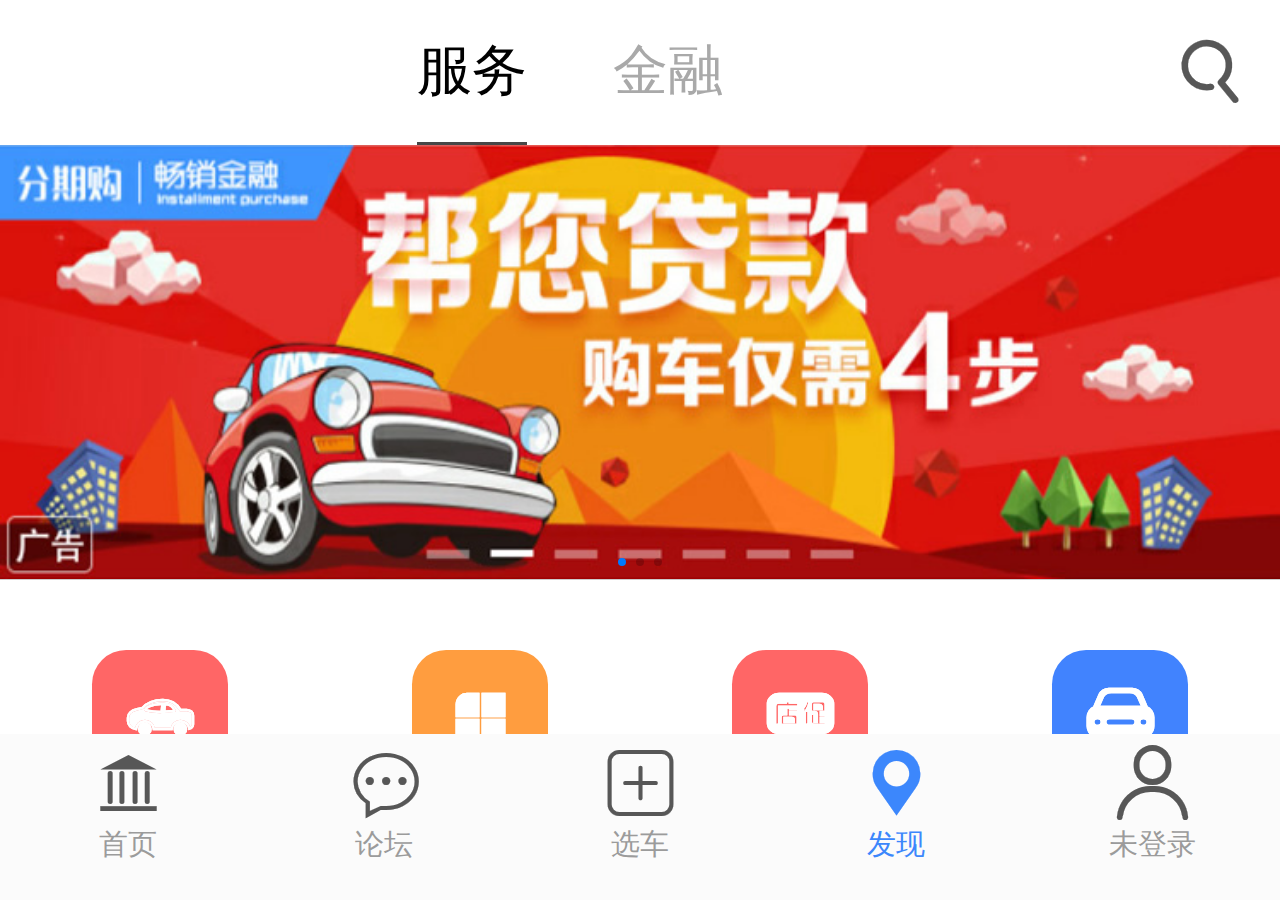
<file: coolcars111/index.html>
<!DOCTYPE html>
<html ng-app="app">
<head lang="en">
    <meta charset="UTF-8">
    <meta http-equiv="X-UA-Compatible" content="IE=edge,chrome=1" >
    <meta name="viewport" content="width=device-width,initial-scale=1, maximum-scale=1, minimum-scale=1, user-scalable=no">
    <meta name="format-detection" content="telphone=no, email=no" >
    <title></title>
    <link rel="stylesheet" href="css/style.css">
    <link rel="stylesheet" href="fonts/iconfont.css">
    <link rel="stylesheet" href="css/swiper-3.3.1.min.css">
    <script>
    	document.documentElement.style.fontSize=window.innerWidth/375*50+'px';
    </script>
</head>
<body ng-controller="main">
	<div class="box">
		<header>
			<div class="header">
				<i></i>
				<ul>
					<li ui-sref="one" ui-sref-active="libg">服务</li>
					<li ui-sref="two" ui-sref-active="libg">金融</li>
				</ul>
				<i class="iconfont">&#xe64f;</i>
			</div>
		</header>
		<main>
			<div class="imgs swiper-container">
				<ul class="swiper-wrapper">
					<li class="swiper-slide"><img src="img/c1.jpg" alt=""></li>
					<li class="swiper-slide"><img src="img/c1.jpg" alt=""></li>
					<li class="swiper-slide"><img src="img/c1.jpg" alt=""></li>
				</ul>
				<div class="swiper-pagination"></div>
			</div>
			<ui-view></ui-view>
		</main>
		<footer>
			<div class="footer">
				<dl ng-click="fn1()" ng-class="bools1">
					<dt><i class="iconfont">&#xe6df;</i></dt>
					<dd>首页</dd>
				</dl>
				<dl ng-click="fn2()" ng-class="bools2">
					<dt><i class="iconfont">&#xe664;</i></dt>
					<dd>论坛</dd>
				</dl>
				<dl ng-click="fn3()" ng-class="bools3">
					<dt><i class="iconfont">&#xe663;</i></dt>
					<dd>选车</dd>
				</dl>
				<dl ng-click="fn4()" ng-class="bools4">
					<dt><i class="iconfont">&#xe650;</i></dt>
					<dd>发现</dd>
				</dl>
				<dl ng-click="fn5()" ng-class="bools5">
					<dt><i class="iconfont">&#xe63f;</i></dt>
					<dd>未登录</dd>
				</dl>
			</div>
		</footer>
	</div>
</body>
<script src="js/jquery-1.8.3.js"></script>
<script src="js/swiper-3.4.2.min.js"></script>
<script src="js/iscroll.js"></script>

<script src="js/angular.min.js"></script>
<script src="js/angular-ui-router.js"></script>

<script src="app/app.js"></script>

<script src="server/ser1.js"></script>
<script src="server/ser2.js"></script>

<script src="controller/con1.js"></script>

<script src="directive/dir1.js"></script>
</html>
<script>
	var slide=new Swiper(".swiper-container",{
		direction:'horizontal',
		autoplay:2000,
		loop:true,
		pagination:'.swiper-pagination'
	})
	
	
	// 	var scroll=new IScroll('.harea',{
	// 		scrollbars:true,///////'custom'
	// 		fadeScrollbars:false,
	// 		scrollX:true,
	// 		scrollY:false
	// 	})

</script>
</file>
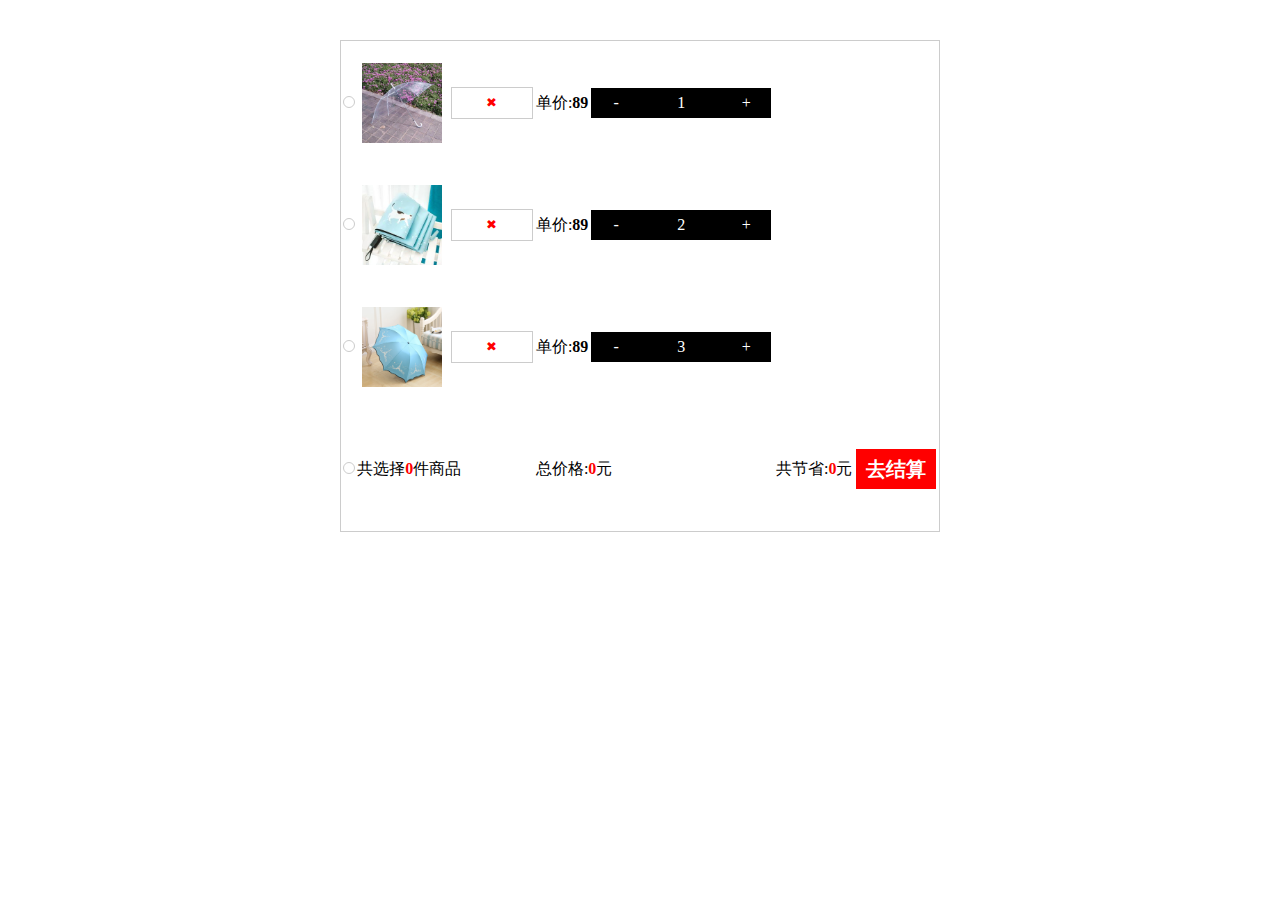
<file: shoppingcar/index.html>
<!DOCTYPE html>
<html lang="en" ng-app='app'>
<head>
	<meta charset="UTF-8">
	<title>Document</title>
	<link rel="stylesheet" href="css/style.css"/>
</head>
<body>
	<ui-view></ui-view>
</body>
<script src="js/jquery-1.8.3.js"></script>
<script src="js/angular.min.js"></script>
<script src="js/angular-ui-router.js"></script>

<script src="app/app.js"></script>

<script src="server/ser1.js"></script>
<script src="server/ser2.js"></script>

<script src="controller/con1.js"></script>
<script src="controller/con2.js"></script>

<script src="directive/dir1.js"></script>
</html>
</file>
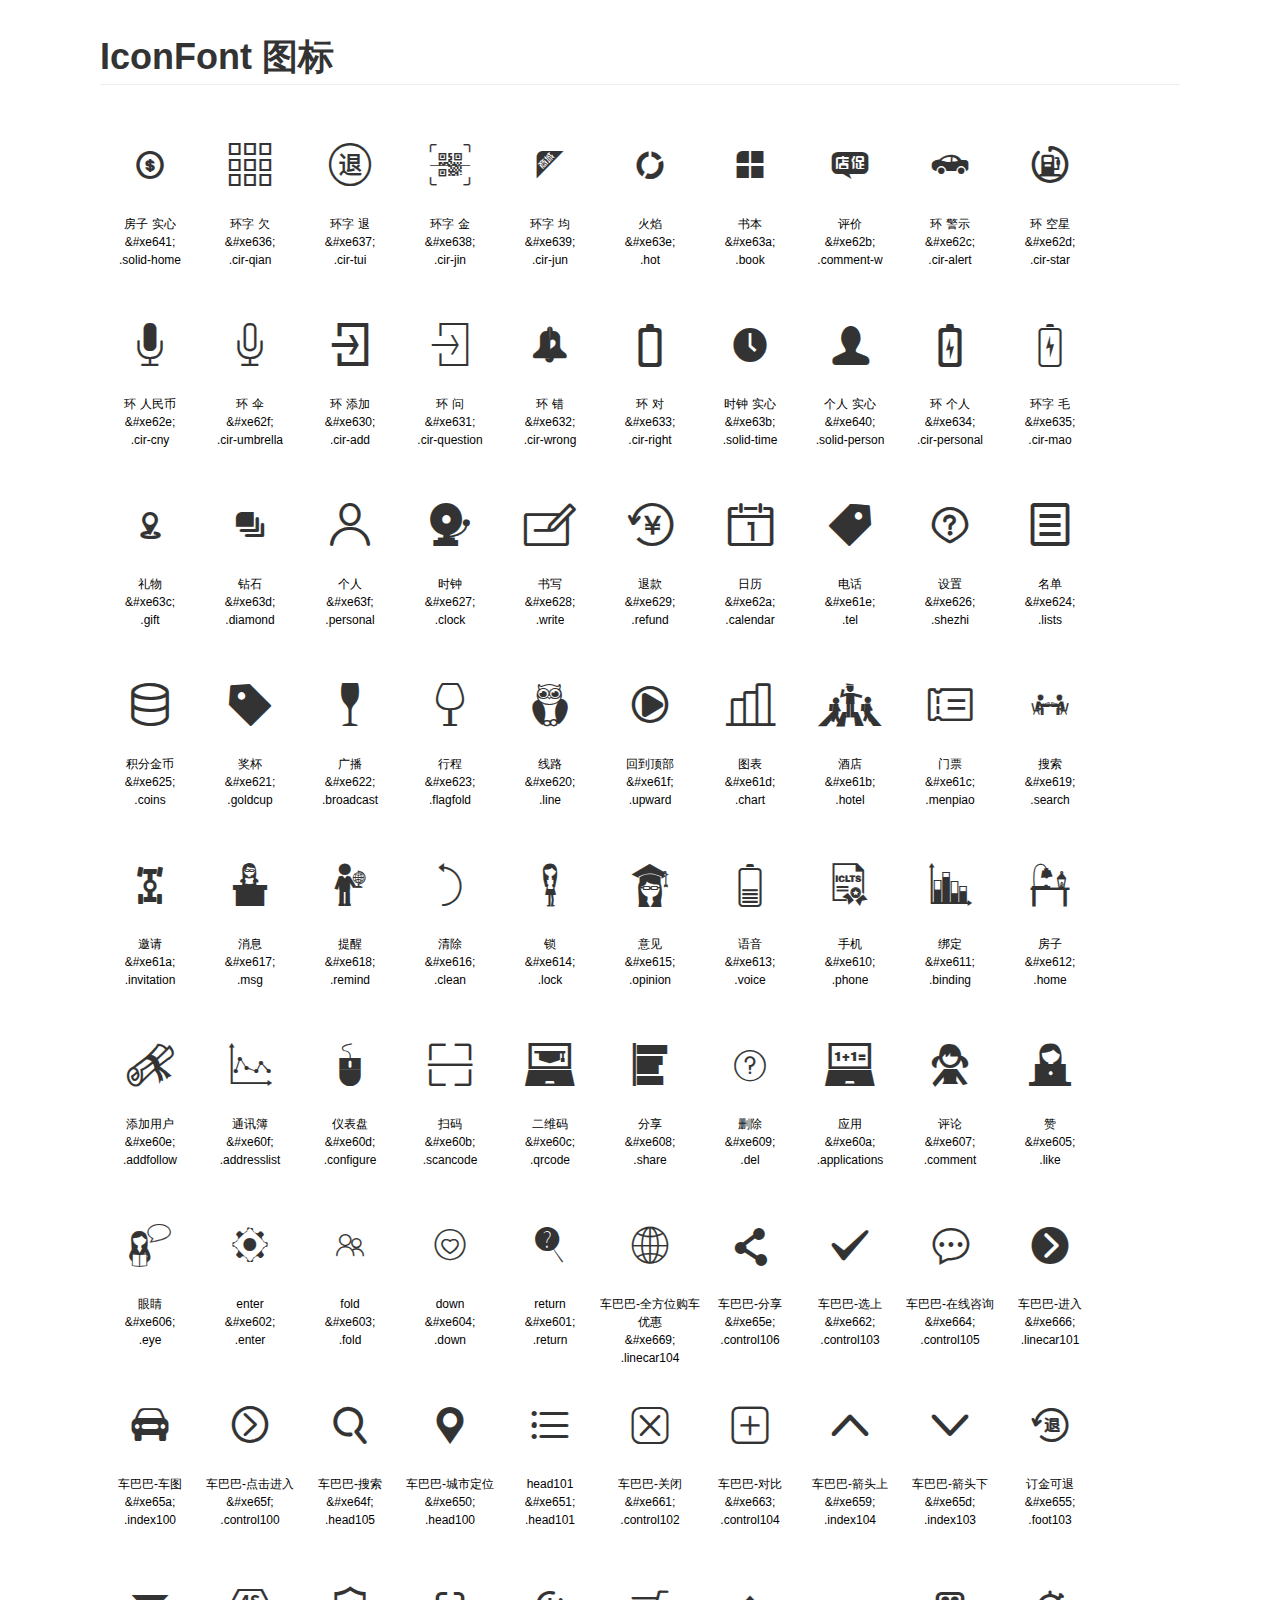
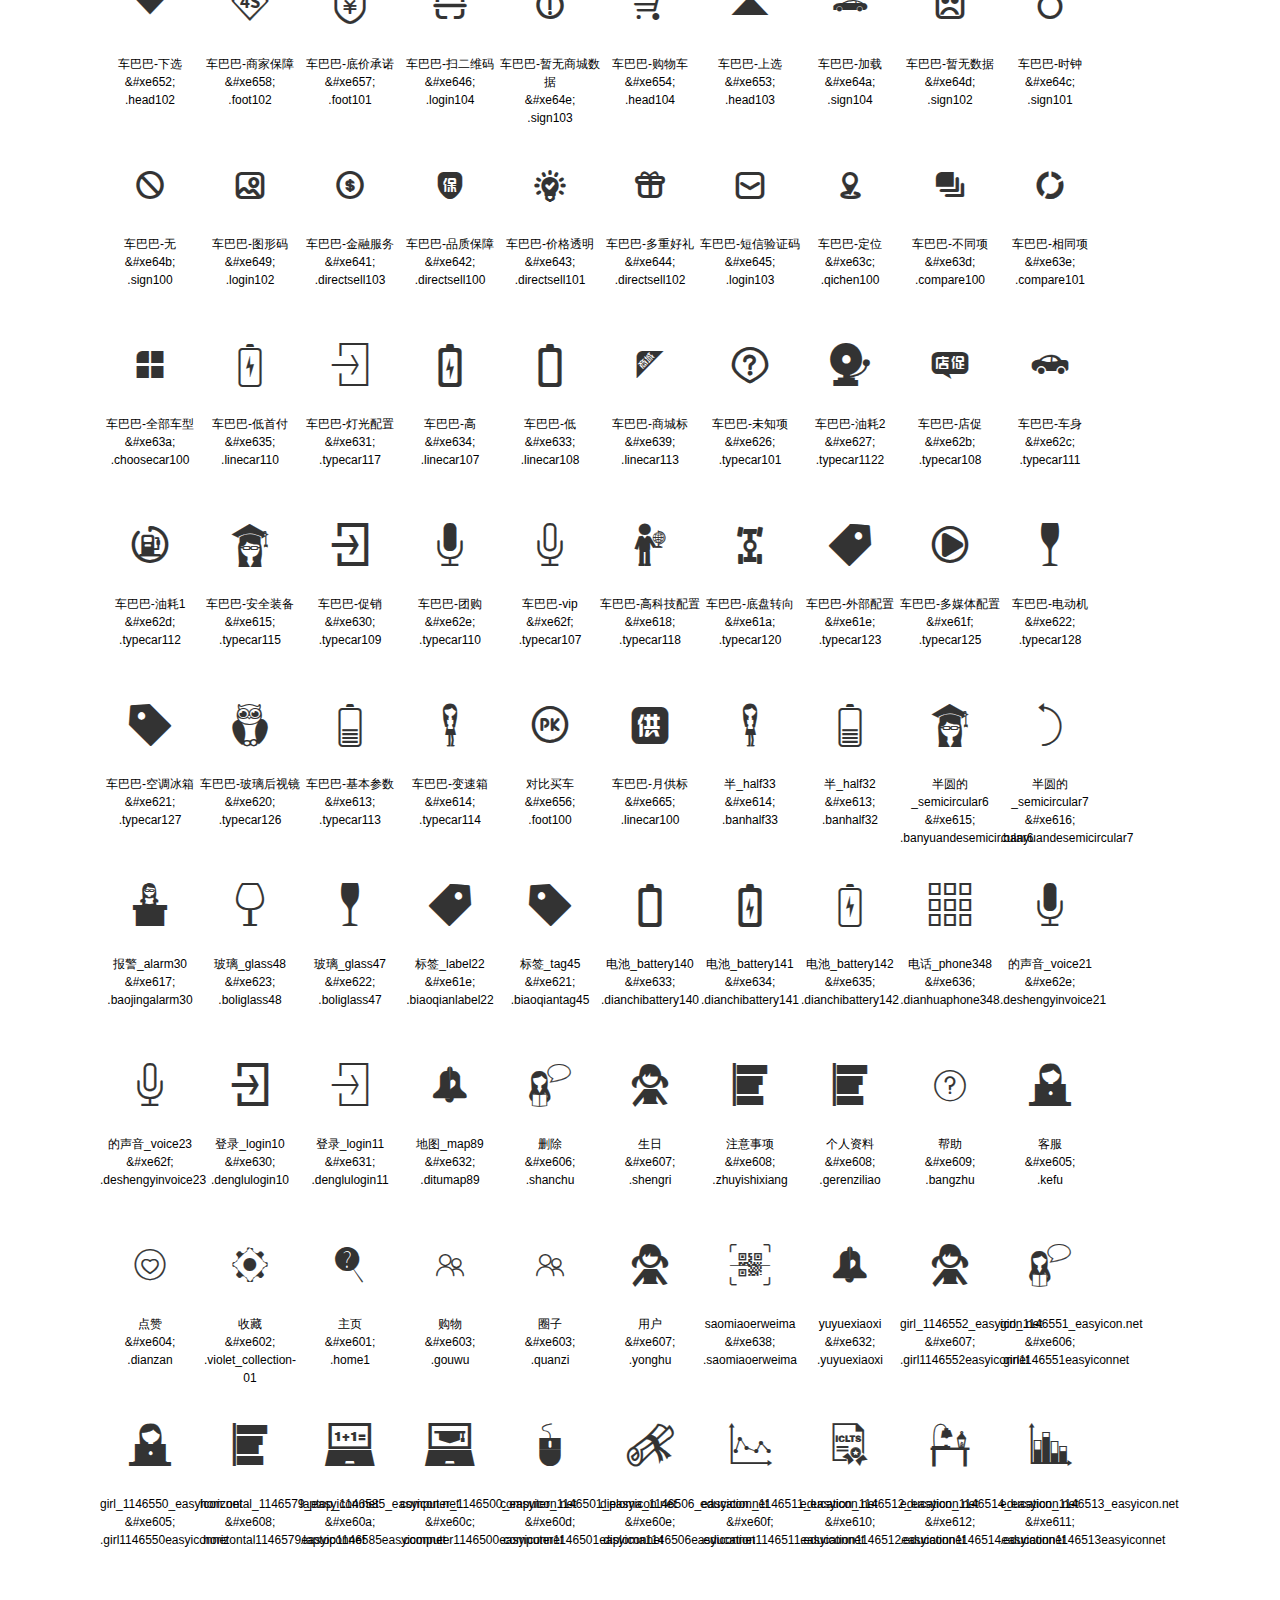
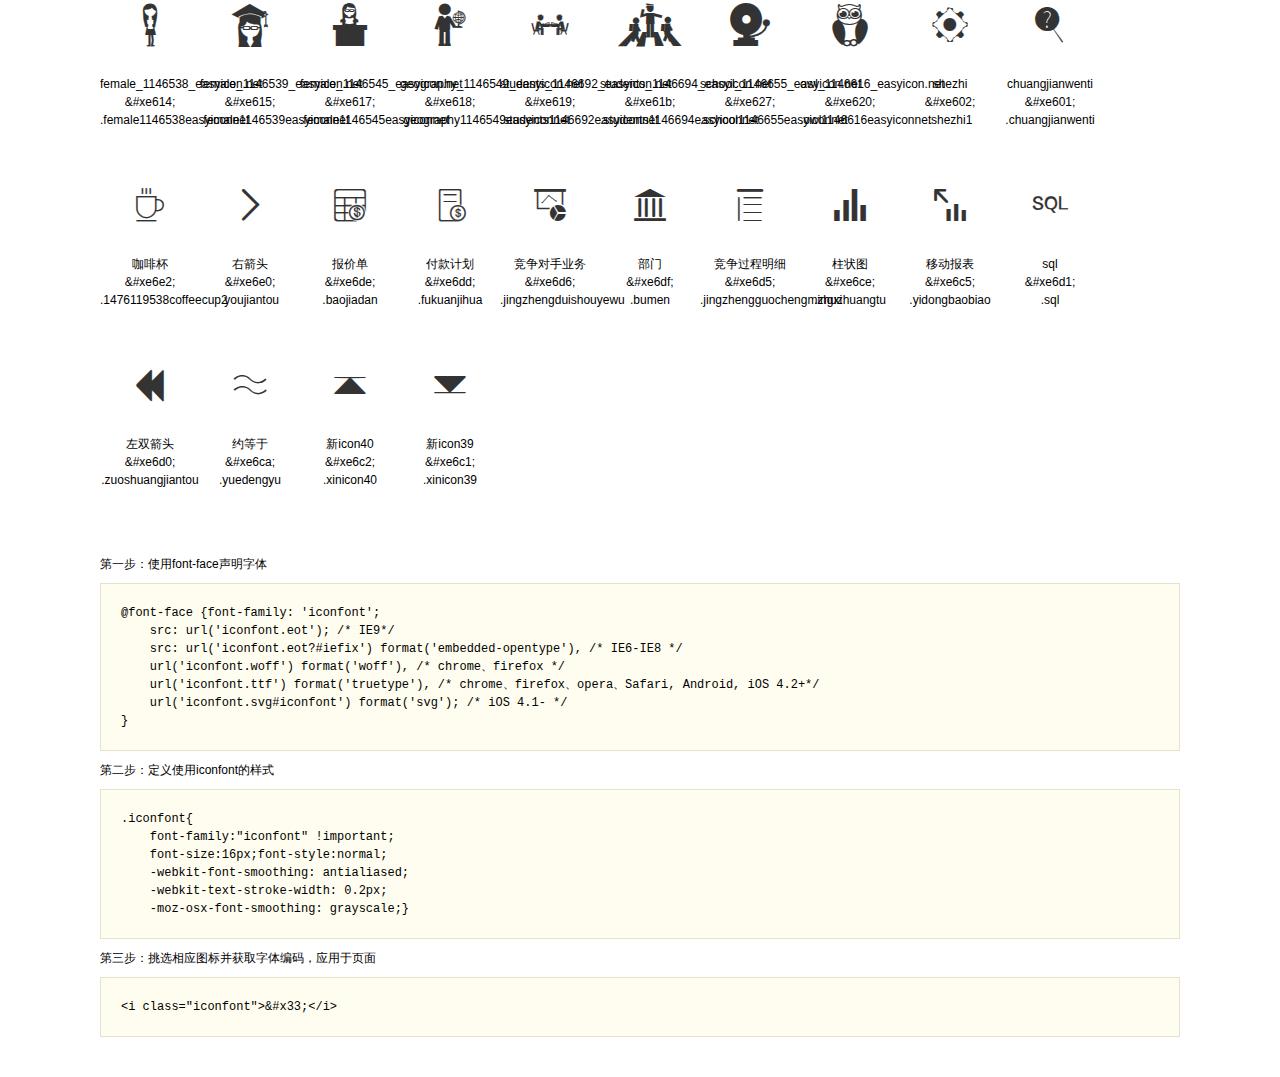
<file: coolcars111/fonts/demo.html>
<!DOCTYPE html>
<html>
<head>
    <meta charset="utf-8"/>
    <title>IconFont</title>
    <link rel="stylesheet" href="demo.css">
    <link rel="stylesheet" href="iconfont.css">
</head>
<body>
    <div class="main">
        <h1>IconFont 图标</h1>
        <ul class="icon_lists clear">
            
                <li>
                <i class="icon iconfont">&#xe641;</i>
                    <div class="name">房子 实心</div>
                    <div class="code">&amp;#xe641;</div>
                    <div class="fontclass">.solid-home</div>
                </li>
            
                <li>
                <i class="icon iconfont">&#xe636;</i>
                    <div class="name">环字 欠</div>
                    <div class="code">&amp;#xe636;</div>
                    <div class="fontclass">.cir-qian</div>
                </li>
            
                <li>
                <i class="icon iconfont">&#xe637;</i>
                    <div class="name">环字 退</div>
                    <div class="code">&amp;#xe637;</div>
                    <div class="fontclass">.cir-tui</div>
                </li>
            
                <li>
                <i class="icon iconfont">&#xe638;</i>
                    <div class="name">环字 金</div>
                    <div class="code">&amp;#xe638;</div>
                    <div class="fontclass">.cir-jin</div>
                </li>
            
                <li>
                <i class="icon iconfont">&#xe639;</i>
                    <div class="name">环字 均</div>
                    <div class="code">&amp;#xe639;</div>
                    <div class="fontclass">.cir-jun</div>
                </li>
            
                <li>
                <i class="icon iconfont">&#xe63e;</i>
                    <div class="name">火焰</div>
                    <div class="code">&amp;#xe63e;</div>
                    <div class="fontclass">.hot</div>
                </li>
            
                <li>
                <i class="icon iconfont">&#xe63a;</i>
                    <div class="name">书本</div>
                    <div class="code">&amp;#xe63a;</div>
                    <div class="fontclass">.book</div>
                </li>
            
                <li>
                <i class="icon iconfont">&#xe62b;</i>
                    <div class="name">评价</div>
                    <div class="code">&amp;#xe62b;</div>
                    <div class="fontclass">.comment-w</div>
                </li>
            
                <li>
                <i class="icon iconfont">&#xe62c;</i>
                    <div class="name">环 警示</div>
                    <div class="code">&amp;#xe62c;</div>
                    <div class="fontclass">.cir-alert</div>
                </li>
            
                <li>
                <i class="icon iconfont">&#xe62d;</i>
                    <div class="name">环 空星</div>
                    <div class="code">&amp;#xe62d;</div>
                    <div class="fontclass">.cir-star</div>
                </li>
            
                <li>
                <i class="icon iconfont">&#xe62e;</i>
                    <div class="name">环 人民币</div>
                    <div class="code">&amp;#xe62e;</div>
                    <div class="fontclass">.cir-cny</div>
                </li>
            
                <li>
                <i class="icon iconfont">&#xe62f;</i>
                    <div class="name">环 伞</div>
                    <div class="code">&amp;#xe62f;</div>
                    <div class="fontclass">.cir-umbrella</div>
                </li>
            
                <li>
                <i class="icon iconfont">&#xe630;</i>
                    <div class="name">环 添加</div>
                    <div class="code">&amp;#xe630;</div>
                    <div class="fontclass">.cir-add</div>
                </li>
            
                <li>
                <i class="icon iconfont">&#xe631;</i>
                    <div class="name">环 问</div>
                    <div class="code">&amp;#xe631;</div>
                    <div class="fontclass">.cir-question</div>
                </li>
            
                <li>
                <i class="icon iconfont">&#xe632;</i>
                    <div class="name">环 错</div>
                    <div class="code">&amp;#xe632;</div>
                    <div class="fontclass">.cir-wrong</div>
                </li>
            
                <li>
                <i class="icon iconfont">&#xe633;</i>
                    <div class="name">环 对</div>
                    <div class="code">&amp;#xe633;</div>
                    <div class="fontclass">.cir-right</div>
                </li>
            
                <li>
                <i class="icon iconfont">&#xe63b;</i>
                    <div class="name">时钟 实心</div>
                    <div class="code">&amp;#xe63b;</div>
                    <div class="fontclass">.solid-time</div>
                </li>
            
                <li>
                <i class="icon iconfont">&#xe640;</i>
                    <div class="name">个人 实心</div>
                    <div class="code">&amp;#xe640;</div>
                    <div class="fontclass">.solid-person</div>
                </li>
            
                <li>
                <i class="icon iconfont">&#xe634;</i>
                    <div class="name">环 个人</div>
                    <div class="code">&amp;#xe634;</div>
                    <div class="fontclass">.cir-personal</div>
                </li>
            
                <li>
                <i class="icon iconfont">&#xe635;</i>
                    <div class="name">环字 毛</div>
                    <div class="code">&amp;#xe635;</div>
                    <div class="fontclass">.cir-mao</div>
                </li>
            
                <li>
                <i class="icon iconfont">&#xe63c;</i>
                    <div class="name">礼物</div>
                    <div class="code">&amp;#xe63c;</div>
                    <div class="fontclass">.gift</div>
                </li>
            
                <li>
                <i class="icon iconfont">&#xe63d;</i>
                    <div class="name">钻石</div>
                    <div class="code">&amp;#xe63d;</div>
                    <div class="fontclass">.diamond</div>
                </li>
            
                <li>
                <i class="icon iconfont">&#xe63f;</i>
                    <div class="name">个人</div>
                    <div class="code">&amp;#xe63f;</div>
                    <div class="fontclass">.personal</div>
                </li>
            
                <li>
                <i class="icon iconfont">&#xe627;</i>
                    <div class="name">时钟</div>
                    <div class="code">&amp;#xe627;</div>
                    <div class="fontclass">.clock</div>
                </li>
            
                <li>
                <i class="icon iconfont">&#xe628;</i>
                    <div class="name">书写</div>
                    <div class="code">&amp;#xe628;</div>
                    <div class="fontclass">.write</div>
                </li>
            
                <li>
                <i class="icon iconfont">&#xe629;</i>
                    <div class="name">退款</div>
                    <div class="code">&amp;#xe629;</div>
                    <div class="fontclass">.refund</div>
                </li>
            
                <li>
                <i class="icon iconfont">&#xe62a;</i>
                    <div class="name">日历</div>
                    <div class="code">&amp;#xe62a;</div>
                    <div class="fontclass">.calendar</div>
                </li>
            
                <li>
                <i class="icon iconfont">&#xe61e;</i>
                    <div class="name">电话</div>
                    <div class="code">&amp;#xe61e;</div>
                    <div class="fontclass">.tel</div>
                </li>
            
                <li>
                <i class="icon iconfont">&#xe626;</i>
                    <div class="name">设置</div>
                    <div class="code">&amp;#xe626;</div>
                    <div class="fontclass">.shezhi</div>
                </li>
            
                <li>
                <i class="icon iconfont">&#xe624;</i>
                    <div class="name">名单</div>
                    <div class="code">&amp;#xe624;</div>
                    <div class="fontclass">.lists</div>
                </li>
            
                <li>
                <i class="icon iconfont">&#xe625;</i>
                    <div class="name">积分金币</div>
                    <div class="code">&amp;#xe625;</div>
                    <div class="fontclass">.coins</div>
                </li>
            
                <li>
                <i class="icon iconfont">&#xe621;</i>
                    <div class="name">奖杯</div>
                    <div class="code">&amp;#xe621;</div>
                    <div class="fontclass">.goldcup</div>
                </li>
            
                <li>
                <i class="icon iconfont">&#xe622;</i>
                    <div class="name">广播</div>
                    <div class="code">&amp;#xe622;</div>
                    <div class="fontclass">.broadcast</div>
                </li>
            
                <li>
                <i class="icon iconfont">&#xe623;</i>
                    <div class="name">行程</div>
                    <div class="code">&amp;#xe623;</div>
                    <div class="fontclass">.flagfold</div>
                </li>
            
                <li>
                <i class="icon iconfont">&#xe620;</i>
                    <div class="name">线路</div>
                    <div class="code">&amp;#xe620;</div>
                    <div class="fontclass">.line</div>
                </li>
            
                <li>
                <i class="icon iconfont">&#xe61f;</i>
                    <div class="name">回到顶部</div>
                    <div class="code">&amp;#xe61f;</div>
                    <div class="fontclass">.upward</div>
                </li>
            
                <li>
                <i class="icon iconfont">&#xe61d;</i>
                    <div class="name">图表</div>
                    <div class="code">&amp;#xe61d;</div>
                    <div class="fontclass">.chart</div>
                </li>
            
                <li>
                <i class="icon iconfont">&#xe61b;</i>
                    <div class="name">酒店</div>
                    <div class="code">&amp;#xe61b;</div>
                    <div class="fontclass">.hotel</div>
                </li>
            
                <li>
                <i class="icon iconfont">&#xe61c;</i>
                    <div class="name">门票</div>
                    <div class="code">&amp;#xe61c;</div>
                    <div class="fontclass">.menpiao</div>
                </li>
            
                <li>
                <i class="icon iconfont">&#xe619;</i>
                    <div class="name">搜索</div>
                    <div class="code">&amp;#xe619;</div>
                    <div class="fontclass">.search</div>
                </li>
            
                <li>
                <i class="icon iconfont">&#xe61a;</i>
                    <div class="name">邀请</div>
                    <div class="code">&amp;#xe61a;</div>
                    <div class="fontclass">.invitation</div>
                </li>
            
                <li>
                <i class="icon iconfont">&#xe617;</i>
                    <div class="name">消息</div>
                    <div class="code">&amp;#xe617;</div>
                    <div class="fontclass">.msg</div>
                </li>
            
                <li>
                <i class="icon iconfont">&#xe618;</i>
                    <div class="name">提醒</div>
                    <div class="code">&amp;#xe618;</div>
                    <div class="fontclass">.remind</div>
                </li>
            
                <li>
                <i class="icon iconfont">&#xe616;</i>
                    <div class="name">清除</div>
                    <div class="code">&amp;#xe616;</div>
                    <div class="fontclass">.clean</div>
                </li>
            
                <li>
                <i class="icon iconfont">&#xe614;</i>
                    <div class="name">锁</div>
                    <div class="code">&amp;#xe614;</div>
                    <div class="fontclass">.lock</div>
                </li>
            
                <li>
                <i class="icon iconfont">&#xe615;</i>
                    <div class="name">意见</div>
                    <div class="code">&amp;#xe615;</div>
                    <div class="fontclass">.opinion</div>
                </li>
            
                <li>
                <i class="icon iconfont">&#xe613;</i>
                    <div class="name">语音</div>
                    <div class="code">&amp;#xe613;</div>
                    <div class="fontclass">.voice</div>
                </li>
            
                <li>
                <i class="icon iconfont">&#xe610;</i>
                    <div class="name">手机</div>
                    <div class="code">&amp;#xe610;</div>
                    <div class="fontclass">.phone</div>
                </li>
            
                <li>
                <i class="icon iconfont">&#xe611;</i>
                    <div class="name">绑定</div>
                    <div class="code">&amp;#xe611;</div>
                    <div class="fontclass">.binding</div>
                </li>
            
                <li>
                <i class="icon iconfont">&#xe612;</i>
                    <div class="name">房子</div>
                    <div class="code">&amp;#xe612;</div>
                    <div class="fontclass">.home</div>
                </li>
            
                <li>
                <i class="icon iconfont">&#xe60e;</i>
                    <div class="name">添加用户</div>
                    <div class="code">&amp;#xe60e;</div>
                    <div class="fontclass">.addfollow</div>
                </li>
            
                <li>
                <i class="icon iconfont">&#xe60f;</i>
                    <div class="name">通讯簿</div>
                    <div class="code">&amp;#xe60f;</div>
                    <div class="fontclass">.addresslist</div>
                </li>
            
                <li>
                <i class="icon iconfont">&#xe60d;</i>
                    <div class="name">仪表盘</div>
                    <div class="code">&amp;#xe60d;</div>
                    <div class="fontclass">.configure</div>
                </li>
            
                <li>
                <i class="icon iconfont">&#xe60b;</i>
                    <div class="name">扫码</div>
                    <div class="code">&amp;#xe60b;</div>
                    <div class="fontclass">.scancode</div>
                </li>
            
                <li>
                <i class="icon iconfont">&#xe60c;</i>
                    <div class="name">二维码</div>
                    <div class="code">&amp;#xe60c;</div>
                    <div class="fontclass">.qrcode</div>
                </li>
            
                <li>
                <i class="icon iconfont">&#xe608;</i>
                    <div class="name">分享</div>
                    <div class="code">&amp;#xe608;</div>
                    <div class="fontclass">.share</div>
                </li>
            
                <li>
                <i class="icon iconfont">&#xe609;</i>
                    <div class="name">删除</div>
                    <div class="code">&amp;#xe609;</div>
                    <div class="fontclass">.del</div>
                </li>
            
                <li>
                <i class="icon iconfont">&#xe60a;</i>
                    <div class="name">应用</div>
                    <div class="code">&amp;#xe60a;</div>
                    <div class="fontclass">.applications</div>
                </li>
            
                <li>
                <i class="icon iconfont">&#xe607;</i>
                    <div class="name">评论</div>
                    <div class="code">&amp;#xe607;</div>
                    <div class="fontclass">.comment</div>
                </li>
            
                <li>
                <i class="icon iconfont">&#xe605;</i>
                    <div class="name">赞</div>
                    <div class="code">&amp;#xe605;</div>
                    <div class="fontclass">.like</div>
                </li>
            
                <li>
                <i class="icon iconfont">&#xe606;</i>
                    <div class="name">眼睛</div>
                    <div class="code">&amp;#xe606;</div>
                    <div class="fontclass">.eye</div>
                </li>
            
                <li>
                <i class="icon iconfont">&#xe602;</i>
                    <div class="name">enter</div>
                    <div class="code">&amp;#xe602;</div>
                    <div class="fontclass">.enter</div>
                </li>
            
                <li>
                <i class="icon iconfont">&#xe603;</i>
                    <div class="name">fold</div>
                    <div class="code">&amp;#xe603;</div>
                    <div class="fontclass">.fold</div>
                </li>
            
                <li>
                <i class="icon iconfont">&#xe604;</i>
                    <div class="name">down</div>
                    <div class="code">&amp;#xe604;</div>
                    <div class="fontclass">.down</div>
                </li>
            
                <li>
                <i class="icon iconfont">&#xe601;</i>
                    <div class="name">return</div>
                    <div class="code">&amp;#xe601;</div>
                    <div class="fontclass">.return</div>
                </li>
            
                <li>
                <i class="icon iconfont">&#xe669;</i>
                    <div class="name">车巴巴-全方位购车优惠</div>
                    <div class="code">&amp;#xe669;</div>
                    <div class="fontclass">.linecar104</div>
                </li>
            
                <li>
                <i class="icon iconfont">&#xe65e;</i>
                    <div class="name">车巴巴-分享</div>
                    <div class="code">&amp;#xe65e;</div>
                    <div class="fontclass">.control106</div>
                </li>
            
                <li>
                <i class="icon iconfont">&#xe662;</i>
                    <div class="name">车巴巴-选上</div>
                    <div class="code">&amp;#xe662;</div>
                    <div class="fontclass">.control103</div>
                </li>
            
                <li>
                <i class="icon iconfont">&#xe664;</i>
                    <div class="name">车巴巴-在线咨询</div>
                    <div class="code">&amp;#xe664;</div>
                    <div class="fontclass">.control105</div>
                </li>
            
                <li>
                <i class="icon iconfont">&#xe666;</i>
                    <div class="name">车巴巴-进入</div>
                    <div class="code">&amp;#xe666;</div>
                    <div class="fontclass">.linecar101</div>
                </li>
            
                <li>
                <i class="icon iconfont">&#xe65a;</i>
                    <div class="name">车巴巴-车图</div>
                    <div class="code">&amp;#xe65a;</div>
                    <div class="fontclass">.index100</div>
                </li>
            
                <li>
                <i class="icon iconfont">&#xe65f;</i>
                    <div class="name">车巴巴-点击进入</div>
                    <div class="code">&amp;#xe65f;</div>
                    <div class="fontclass">.control100</div>
                </li>
            
                <li>
                <i class="icon iconfont">&#xe64f;</i>
                    <div class="name">车巴巴-搜索</div>
                    <div class="code">&amp;#xe64f;</div>
                    <div class="fontclass">.head105</div>
                </li>
            
                <li>
                <i class="icon iconfont">&#xe650;</i>
                    <div class="name">车巴巴-城市定位</div>
                    <div class="code">&amp;#xe650;</div>
                    <div class="fontclass">.head100</div>
                </li>
            
                <li>
                <i class="icon iconfont">&#xe651;</i>
                    <div class="name">head101</div>
                    <div class="code">&amp;#xe651;</div>
                    <div class="fontclass">.head101</div>
                </li>
            
                <li>
                <i class="icon iconfont">&#xe661;</i>
                    <div class="name">车巴巴-关闭</div>
                    <div class="code">&amp;#xe661;</div>
                    <div class="fontclass">.control102</div>
                </li>
            
                <li>
                <i class="icon iconfont">&#xe663;</i>
                    <div class="name">车巴巴-对比</div>
                    <div class="code">&amp;#xe663;</div>
                    <div class="fontclass">.control104</div>
                </li>
            
                <li>
                <i class="icon iconfont">&#xe659;</i>
                    <div class="name">车巴巴-箭头上</div>
                    <div class="code">&amp;#xe659;</div>
                    <div class="fontclass">.index104</div>
                </li>
            
                <li>
                <i class="icon iconfont">&#xe65d;</i>
                    <div class="name">车巴巴-箭头下</div>
                    <div class="code">&amp;#xe65d;</div>
                    <div class="fontclass">.index103</div>
                </li>
            
                <li>
                <i class="icon iconfont">&#xe655;</i>
                    <div class="name">订金可退</div>
                    <div class="code">&amp;#xe655;</div>
                    <div class="fontclass">.foot103</div>
                </li>
            
                <li>
                <i class="icon iconfont">&#xe652;</i>
                    <div class="name">车巴巴-下选</div>
                    <div class="code">&amp;#xe652;</div>
                    <div class="fontclass">.head102</div>
                </li>
            
                <li>
                <i class="icon iconfont">&#xe658;</i>
                    <div class="name">车巴巴-商家保障</div>
                    <div class="code">&amp;#xe658;</div>
                    <div class="fontclass">.foot102</div>
                </li>
            
                <li>
                <i class="icon iconfont">&#xe657;</i>
                    <div class="name">车巴巴-底价承诺</div>
                    <div class="code">&amp;#xe657;</div>
                    <div class="fontclass">.foot101</div>
                </li>
            
                <li>
                <i class="icon iconfont">&#xe646;</i>
                    <div class="name">车巴巴-扫二维码</div>
                    <div class="code">&amp;#xe646;</div>
                    <div class="fontclass">.login104</div>
                </li>
            
                <li>
                <i class="icon iconfont">&#xe64e;</i>
                    <div class="name">车巴巴-暂无商城数据</div>
                    <div class="code">&amp;#xe64e;</div>
                    <div class="fontclass">.sign103</div>
                </li>
            
                <li>
                <i class="icon iconfont">&#xe654;</i>
                    <div class="name">车巴巴-购物车</div>
                    <div class="code">&amp;#xe654;</div>
                    <div class="fontclass">.head104</div>
                </li>
            
                <li>
                <i class="icon iconfont">&#xe653;</i>
                    <div class="name">车巴巴-上选</div>
                    <div class="code">&amp;#xe653;</div>
                    <div class="fontclass">.head103</div>
                </li>
            
                <li>
                <i class="icon iconfont">&#xe64a;</i>
                    <div class="name">车巴巴-加载</div>
                    <div class="code">&amp;#xe64a;</div>
                    <div class="fontclass">.sign104</div>
                </li>
            
                <li>
                <i class="icon iconfont">&#xe64d;</i>
                    <div class="name">车巴巴-暂无数据</div>
                    <div class="code">&amp;#xe64d;</div>
                    <div class="fontclass">.sign102</div>
                </li>
            
                <li>
                <i class="icon iconfont">&#xe64c;</i>
                    <div class="name">车巴巴-时钟</div>
                    <div class="code">&amp;#xe64c;</div>
                    <div class="fontclass">.sign101</div>
                </li>
            
                <li>
                <i class="icon iconfont">&#xe64b;</i>
                    <div class="name">车巴巴-无</div>
                    <div class="code">&amp;#xe64b;</div>
                    <div class="fontclass">.sign100</div>
                </li>
            
                <li>
                <i class="icon iconfont">&#xe649;</i>
                    <div class="name">车巴巴-图形码</div>
                    <div class="code">&amp;#xe649;</div>
                    <div class="fontclass">.login102</div>
                </li>
            
                <li>
                <i class="icon iconfont">&#xe641;</i>
                    <div class="name">车巴巴-金融服务</div>
                    <div class="code">&amp;#xe641;</div>
                    <div class="fontclass">.directsell103</div>
                </li>
            
                <li>
                <i class="icon iconfont">&#xe642;</i>
                    <div class="name">车巴巴-品质保障</div>
                    <div class="code">&amp;#xe642;</div>
                    <div class="fontclass">.directsell100</div>
                </li>
            
                <li>
                <i class="icon iconfont">&#xe643;</i>
                    <div class="name">车巴巴-价格透明</div>
                    <div class="code">&amp;#xe643;</div>
                    <div class="fontclass">.directsell101</div>
                </li>
            
                <li>
                <i class="icon iconfont">&#xe644;</i>
                    <div class="name">车巴巴-多重好礼</div>
                    <div class="code">&amp;#xe644;</div>
                    <div class="fontclass">.directsell102</div>
                </li>
            
                <li>
                <i class="icon iconfont">&#xe645;</i>
                    <div class="name">车巴巴-短信验证码</div>
                    <div class="code">&amp;#xe645;</div>
                    <div class="fontclass">.login103</div>
                </li>
            
                <li>
                <i class="icon iconfont">&#xe63c;</i>
                    <div class="name">车巴巴-定位</div>
                    <div class="code">&amp;#xe63c;</div>
                    <div class="fontclass">.qichen100</div>
                </li>
            
                <li>
                <i class="icon iconfont">&#xe63d;</i>
                    <div class="name">车巴巴-不同项</div>
                    <div class="code">&amp;#xe63d;</div>
                    <div class="fontclass">.compare100</div>
                </li>
            
                <li>
                <i class="icon iconfont">&#xe63e;</i>
                    <div class="name">车巴巴-相同项</div>
                    <div class="code">&amp;#xe63e;</div>
                    <div class="fontclass">.compare101</div>
                </li>
            
                <li>
                <i class="icon iconfont">&#xe63a;</i>
                    <div class="name">车巴巴-全部车型</div>
                    <div class="code">&amp;#xe63a;</div>
                    <div class="fontclass">.choosecar100</div>
                </li>
            
                <li>
                <i class="icon iconfont">&#xe635;</i>
                    <div class="name">车巴巴-低首付</div>
                    <div class="code">&amp;#xe635;</div>
                    <div class="fontclass">.linecar110</div>
                </li>
            
                <li>
                <i class="icon iconfont">&#xe631;</i>
                    <div class="name">车巴巴-灯光配置</div>
                    <div class="code">&amp;#xe631;</div>
                    <div class="fontclass">.typecar117</div>
                </li>
            
                <li>
                <i class="icon iconfont">&#xe634;</i>
                    <div class="name">车巴巴-高</div>
                    <div class="code">&amp;#xe634;</div>
                    <div class="fontclass">.linecar107</div>
                </li>
            
                <li>
                <i class="icon iconfont">&#xe633;</i>
                    <div class="name">车巴巴-低</div>
                    <div class="code">&amp;#xe633;</div>
                    <div class="fontclass">.linecar108</div>
                </li>
            
                <li>
                <i class="icon iconfont">&#xe639;</i>
                    <div class="name">车巴巴-商城标</div>
                    <div class="code">&amp;#xe639;</div>
                    <div class="fontclass">.linecar113</div>
                </li>
            
                <li>
                <i class="icon iconfont">&#xe626;</i>
                    <div class="name">车巴巴-未知项</div>
                    <div class="code">&amp;#xe626;</div>
                    <div class="fontclass">.typecar101</div>
                </li>
            
                <li>
                <i class="icon iconfont">&#xe627;</i>
                    <div class="name">车巴巴-油耗2</div>
                    <div class="code">&amp;#xe627;</div>
                    <div class="fontclass">.typecar1122</div>
                </li>
            
                <li>
                <i class="icon iconfont">&#xe62b;</i>
                    <div class="name">车巴巴-店促</div>
                    <div class="code">&amp;#xe62b;</div>
                    <div class="fontclass">.typecar108</div>
                </li>
            
                <li>
                <i class="icon iconfont">&#xe62c;</i>
                    <div class="name">车巴巴-车身</div>
                    <div class="code">&amp;#xe62c;</div>
                    <div class="fontclass">.typecar111</div>
                </li>
            
                <li>
                <i class="icon iconfont">&#xe62d;</i>
                    <div class="name">车巴巴-油耗1</div>
                    <div class="code">&amp;#xe62d;</div>
                    <div class="fontclass">.typecar112</div>
                </li>
            
                <li>
                <i class="icon iconfont">&#xe615;</i>
                    <div class="name">车巴巴-安全装备</div>
                    <div class="code">&amp;#xe615;</div>
                    <div class="fontclass">.typecar115</div>
                </li>
            
                <li>
                <i class="icon iconfont">&#xe630;</i>
                    <div class="name">车巴巴-促销</div>
                    <div class="code">&amp;#xe630;</div>
                    <div class="fontclass">.typecar109</div>
                </li>
            
                <li>
                <i class="icon iconfont">&#xe62e;</i>
                    <div class="name">车巴巴-团购</div>
                    <div class="code">&amp;#xe62e;</div>
                    <div class="fontclass">.typecar110</div>
                </li>
            
                <li>
                <i class="icon iconfont">&#xe62f;</i>
                    <div class="name">车巴巴-vip</div>
                    <div class="code">&amp;#xe62f;</div>
                    <div class="fontclass">.typecar107</div>
                </li>
            
                <li>
                <i class="icon iconfont">&#xe618;</i>
                    <div class="name">车巴巴-高科技配置</div>
                    <div class="code">&amp;#xe618;</div>
                    <div class="fontclass">.typecar118</div>
                </li>
            
                <li>
                <i class="icon iconfont">&#xe61a;</i>
                    <div class="name">车巴巴-底盘转向</div>
                    <div class="code">&amp;#xe61a;</div>
                    <div class="fontclass">.typecar120</div>
                </li>
            
                <li>
                <i class="icon iconfont">&#xe61e;</i>
                    <div class="name">车巴巴-外部配置</div>
                    <div class="code">&amp;#xe61e;</div>
                    <div class="fontclass">.typecar123</div>
                </li>
            
                <li>
                <i class="icon iconfont">&#xe61f;</i>
                    <div class="name">车巴巴-多媒体配置</div>
                    <div class="code">&amp;#xe61f;</div>
                    <div class="fontclass">.typecar125</div>
                </li>
            
                <li>
                <i class="icon iconfont">&#xe622;</i>
                    <div class="name">车巴巴-电动机</div>
                    <div class="code">&amp;#xe622;</div>
                    <div class="fontclass">.typecar128</div>
                </li>
            
                <li>
                <i class="icon iconfont">&#xe621;</i>
                    <div class="name">车巴巴-空调冰箱</div>
                    <div class="code">&amp;#xe621;</div>
                    <div class="fontclass">.typecar127</div>
                </li>
            
                <li>
                <i class="icon iconfont">&#xe620;</i>
                    <div class="name">车巴巴-玻璃后视镜</div>
                    <div class="code">&amp;#xe620;</div>
                    <div class="fontclass">.typecar126</div>
                </li>
            
                <li>
                <i class="icon iconfont">&#xe613;</i>
                    <div class="name">车巴巴-基本参数</div>
                    <div class="code">&amp;#xe613;</div>
                    <div class="fontclass">.typecar113</div>
                </li>
            
                <li>
                <i class="icon iconfont">&#xe614;</i>
                    <div class="name">车巴巴-变速箱</div>
                    <div class="code">&amp;#xe614;</div>
                    <div class="fontclass">.typecar114</div>
                </li>
            
                <li>
                <i class="icon iconfont">&#xe656;</i>
                    <div class="name">对比买车</div>
                    <div class="code">&amp;#xe656;</div>
                    <div class="fontclass">.foot100</div>
                </li>
            
                <li>
                <i class="icon iconfont">&#xe665;</i>
                    <div class="name">车巴巴-月供标</div>
                    <div class="code">&amp;#xe665;</div>
                    <div class="fontclass">.linecar100</div>
                </li>
            
                <li>
                <i class="icon iconfont">&#xe614;</i>
                    <div class="name">半_half33</div>
                    <div class="code">&amp;#xe614;</div>
                    <div class="fontclass">.banhalf33</div>
                </li>
            
                <li>
                <i class="icon iconfont">&#xe613;</i>
                    <div class="name">半_half32</div>
                    <div class="code">&amp;#xe613;</div>
                    <div class="fontclass">.banhalf32</div>
                </li>
            
                <li>
                <i class="icon iconfont">&#xe615;</i>
                    <div class="name">半圆的_semicircular6</div>
                    <div class="code">&amp;#xe615;</div>
                    <div class="fontclass">.banyuandesemicircular6</div>
                </li>
            
                <li>
                <i class="icon iconfont">&#xe616;</i>
                    <div class="name">半圆的_semicircular7</div>
                    <div class="code">&amp;#xe616;</div>
                    <div class="fontclass">.banyuandesemicircular7</div>
                </li>
            
                <li>
                <i class="icon iconfont">&#xe617;</i>
                    <div class="name">报警_alarm30</div>
                    <div class="code">&amp;#xe617;</div>
                    <div class="fontclass">.baojingalarm30</div>
                </li>
            
                <li>
                <i class="icon iconfont">&#xe623;</i>
                    <div class="name">玻璃_glass48</div>
                    <div class="code">&amp;#xe623;</div>
                    <div class="fontclass">.boliglass48</div>
                </li>
            
                <li>
                <i class="icon iconfont">&#xe622;</i>
                    <div class="name">玻璃_glass47</div>
                    <div class="code">&amp;#xe622;</div>
                    <div class="fontclass">.boliglass47</div>
                </li>
            
                <li>
                <i class="icon iconfont">&#xe61e;</i>
                    <div class="name">标签_label22</div>
                    <div class="code">&amp;#xe61e;</div>
                    <div class="fontclass">.biaoqianlabel22</div>
                </li>
            
                <li>
                <i class="icon iconfont">&#xe621;</i>
                    <div class="name">标签_tag45</div>
                    <div class="code">&amp;#xe621;</div>
                    <div class="fontclass">.biaoqiantag45</div>
                </li>
            
                <li>
                <i class="icon iconfont">&#xe633;</i>
                    <div class="name">电池_battery140</div>
                    <div class="code">&amp;#xe633;</div>
                    <div class="fontclass">.dianchibattery140</div>
                </li>
            
                <li>
                <i class="icon iconfont">&#xe634;</i>
                    <div class="name">电池_battery141</div>
                    <div class="code">&amp;#xe634;</div>
                    <div class="fontclass">.dianchibattery141</div>
                </li>
            
                <li>
                <i class="icon iconfont">&#xe635;</i>
                    <div class="name">电池_battery142</div>
                    <div class="code">&amp;#xe635;</div>
                    <div class="fontclass">.dianchibattery142</div>
                </li>
            
                <li>
                <i class="icon iconfont">&#xe636;</i>
                    <div class="name">电话_phone348</div>
                    <div class="code">&amp;#xe636;</div>
                    <div class="fontclass">.dianhuaphone348</div>
                </li>
            
                <li>
                <i class="icon iconfont">&#xe62e;</i>
                    <div class="name">的声音_voice21</div>
                    <div class="code">&amp;#xe62e;</div>
                    <div class="fontclass">.deshengyinvoice21</div>
                </li>
            
                <li>
                <i class="icon iconfont">&#xe62f;</i>
                    <div class="name">的声音_voice23</div>
                    <div class="code">&amp;#xe62f;</div>
                    <div class="fontclass">.deshengyinvoice23</div>
                </li>
            
                <li>
                <i class="icon iconfont">&#xe630;</i>
                    <div class="name">登录_login10</div>
                    <div class="code">&amp;#xe630;</div>
                    <div class="fontclass">.denglulogin10</div>
                </li>
            
                <li>
                <i class="icon iconfont">&#xe631;</i>
                    <div class="name">登录_login11</div>
                    <div class="code">&amp;#xe631;</div>
                    <div class="fontclass">.denglulogin11</div>
                </li>
            
                <li>
                <i class="icon iconfont">&#xe632;</i>
                    <div class="name">地图_map89</div>
                    <div class="code">&amp;#xe632;</div>
                    <div class="fontclass">.ditumap89</div>
                </li>
            
                <li>
                <i class="icon iconfont">&#xe606;</i>
                    <div class="name">删除</div>
                    <div class="code">&amp;#xe606;</div>
                    <div class="fontclass">.shanchu</div>
                </li>
            
                <li>
                <i class="icon iconfont">&#xe607;</i>
                    <div class="name">生日</div>
                    <div class="code">&amp;#xe607;</div>
                    <div class="fontclass">.shengri</div>
                </li>
            
                <li>
                <i class="icon iconfont">&#xe608;</i>
                    <div class="name">注意事项</div>
                    <div class="code">&amp;#xe608;</div>
                    <div class="fontclass">.zhuyishixiang</div>
                </li>
            
                <li>
                <i class="icon iconfont">&#xe608;</i>
                    <div class="name">个人资料</div>
                    <div class="code">&amp;#xe608;</div>
                    <div class="fontclass">.gerenziliao</div>
                </li>
            
                <li>
                <i class="icon iconfont">&#xe609;</i>
                    <div class="name">帮助</div>
                    <div class="code">&amp;#xe609;</div>
                    <div class="fontclass">.bangzhu</div>
                </li>
            
                <li>
                <i class="icon iconfont">&#xe605;</i>
                    <div class="name">客服</div>
                    <div class="code">&amp;#xe605;</div>
                    <div class="fontclass">.kefu</div>
                </li>
            
                <li>
                <i class="icon iconfont">&#xe604;</i>
                    <div class="name">点赞</div>
                    <div class="code">&amp;#xe604;</div>
                    <div class="fontclass">.dianzan</div>
                </li>
            
                <li>
                <i class="icon iconfont">&#xe602;</i>
                    <div class="name">收藏</div>
                    <div class="code">&amp;#xe602;</div>
                    <div class="fontclass">.violet_collection-01</div>
                </li>
            
                <li>
                <i class="icon iconfont">&#xe601;</i>
                    <div class="name">主页</div>
                    <div class="code">&amp;#xe601;</div>
                    <div class="fontclass">.home1</div>
                </li>
            
                <li>
                <i class="icon iconfont">&#xe603;</i>
                    <div class="name">购物</div>
                    <div class="code">&amp;#xe603;</div>
                    <div class="fontclass">.gouwu</div>
                </li>
            
                <li>
                <i class="icon iconfont">&#xe603;</i>
                    <div class="name">圈子</div>
                    <div class="code">&amp;#xe603;</div>
                    <div class="fontclass">.quanzi</div>
                </li>
            
                <li>
                <i class="icon iconfont">&#xe607;</i>
                    <div class="name">用户</div>
                    <div class="code">&amp;#xe607;</div>
                    <div class="fontclass">.yonghu</div>
                </li>
            
                <li>
                <i class="icon iconfont">&#xe638;</i>
                    <div class="name">saomiaoerweima</div>
                    <div class="code">&amp;#xe638;</div>
                    <div class="fontclass">.saomiaoerweima</div>
                </li>
            
                <li>
                <i class="icon iconfont">&#xe632;</i>
                    <div class="name">yuyuexiaoxi</div>
                    <div class="code">&amp;#xe632;</div>
                    <div class="fontclass">.yuyuexiaoxi</div>
                </li>
            
                <li>
                <i class="icon iconfont">&#xe607;</i>
                    <div class="name">girl_1146552_easyicon.net</div>
                    <div class="code">&amp;#xe607;</div>
                    <div class="fontclass">.girl1146552easyiconnet</div>
                </li>
            
                <li>
                <i class="icon iconfont">&#xe606;</i>
                    <div class="name">girl_1146551_easyicon.net</div>
                    <div class="code">&amp;#xe606;</div>
                    <div class="fontclass">.girl1146551easyiconnet</div>
                </li>
            
                <li>
                <i class="icon iconfont">&#xe605;</i>
                    <div class="name">girl_1146550_easyicon.net</div>
                    <div class="code">&amp;#xe605;</div>
                    <div class="fontclass">.girl1146550easyiconnet</div>
                </li>
            
                <li>
                <i class="icon iconfont">&#xe608;</i>
                    <div class="name">horizontal_1146579_easyicon.net</div>
                    <div class="code">&amp;#xe608;</div>
                    <div class="fontclass">.horizontal1146579easyiconnet</div>
                </li>
            
                <li>
                <i class="icon iconfont">&#xe60a;</i>
                    <div class="name">laptop_1146585_easyicon.net</div>
                    <div class="code">&amp;#xe60a;</div>
                    <div class="fontclass">.laptop1146585easyiconnet</div>
                </li>
            
                <li>
                <i class="icon iconfont">&#xe60c;</i>
                    <div class="name">computer_1146500_easyicon.net</div>
                    <div class="code">&amp;#xe60c;</div>
                    <div class="fontclass">.computer1146500easyiconnet</div>
                </li>
            
                <li>
                <i class="icon iconfont">&#xe60d;</i>
                    <div class="name">computer_1146501_easyicon.net</div>
                    <div class="code">&amp;#xe60d;</div>
                    <div class="fontclass">.computer1146501easyiconnet</div>
                </li>
            
                <li>
                <i class="icon iconfont">&#xe60e;</i>
                    <div class="name">diploma_1146506_easyicon.net</div>
                    <div class="code">&amp;#xe60e;</div>
                    <div class="fontclass">.diploma1146506easyiconnet</div>
                </li>
            
                <li>
                <i class="icon iconfont">&#xe60f;</i>
                    <div class="name">education_1146511_easyicon.net</div>
                    <div class="code">&amp;#xe60f;</div>
                    <div class="fontclass">.education1146511easyiconnet</div>
                </li>
            
                <li>
                <i class="icon iconfont">&#xe610;</i>
                    <div class="name">education_1146512_easyicon.net</div>
                    <div class="code">&amp;#xe610;</div>
                    <div class="fontclass">.education1146512easyiconnet</div>
                </li>
            
                <li>
                <i class="icon iconfont">&#xe612;</i>
                    <div class="name">education_1146514_easyicon.net</div>
                    <div class="code">&amp;#xe612;</div>
                    <div class="fontclass">.education1146514easyiconnet</div>
                </li>
            
                <li>
                <i class="icon iconfont">&#xe611;</i>
                    <div class="name">education_1146513_easyicon.net</div>
                    <div class="code">&amp;#xe611;</div>
                    <div class="fontclass">.education1146513easyiconnet</div>
                </li>
            
                <li>
                <i class="icon iconfont">&#xe614;</i>
                    <div class="name">female_1146538_easyicon.net</div>
                    <div class="code">&amp;#xe614;</div>
                    <div class="fontclass">.female1146538easyiconnet</div>
                </li>
            
                <li>
                <i class="icon iconfont">&#xe615;</i>
                    <div class="name">female_1146539_easyicon.net</div>
                    <div class="code">&amp;#xe615;</div>
                    <div class="fontclass">.female1146539easyiconnet</div>
                </li>
            
                <li>
                <i class="icon iconfont">&#xe617;</i>
                    <div class="name">female_1146545_easyicon.net</div>
                    <div class="code">&amp;#xe617;</div>
                    <div class="fontclass">.female1146545easyiconnet</div>
                </li>
            
                <li>
                <i class="icon iconfont">&#xe618;</i>
                    <div class="name">geography_1146549_easyicon.net</div>
                    <div class="code">&amp;#xe618;</div>
                    <div class="fontclass">.geography1146549easyiconnet</div>
                </li>
            
                <li>
                <i class="icon iconfont">&#xe619;</i>
                    <div class="name">students_1146692_easyicon.net</div>
                    <div class="code">&amp;#xe619;</div>
                    <div class="fontclass">.students1146692easyiconnet</div>
                </li>
            
                <li>
                <i class="icon iconfont">&#xe61b;</i>
                    <div class="name">students_1146694_easyicon.net</div>
                    <div class="code">&amp;#xe61b;</div>
                    <div class="fontclass">.students1146694easyiconnet</div>
                </li>
            
                <li>
                <i class="icon iconfont">&#xe627;</i>
                    <div class="name">school_1146655_easyicon.net</div>
                    <div class="code">&amp;#xe627;</div>
                    <div class="fontclass">.school1146655easyiconnet</div>
                </li>
            
                <li>
                <i class="icon iconfont">&#xe620;</i>
                    <div class="name">owl_1146616_easyicon.net</div>
                    <div class="code">&amp;#xe620;</div>
                    <div class="fontclass">.owl1146616easyiconnet</div>
                </li>
            
                <li>
                <i class="icon iconfont">&#xe602;</i>
                    <div class="name">shezhi</div>
                    <div class="code">&amp;#xe602;</div>
                    <div class="fontclass">.shezhi1</div>
                </li>
            
                <li>
                <i class="icon iconfont">&#xe601;</i>
                    <div class="name">chuangjianwenti</div>
                    <div class="code">&amp;#xe601;</div>
                    <div class="fontclass">.chuangjianwenti</div>
                </li>
            
                <li>
                <i class="icon iconfont">&#xe6e2;</i>
                    <div class="name">咖啡杯</div>
                    <div class="code">&amp;#xe6e2;</div>
                    <div class="fontclass">.1476119538coffeecup2</div>
                </li>
            
                <li>
                <i class="icon iconfont">&#xe6e0;</i>
                    <div class="name">右箭头</div>
                    <div class="code">&amp;#xe6e0;</div>
                    <div class="fontclass">.youjiantou</div>
                </li>
            
                <li>
                <i class="icon iconfont">&#xe6de;</i>
                    <div class="name">报价单</div>
                    <div class="code">&amp;#xe6de;</div>
                    <div class="fontclass">.baojiadan</div>
                </li>
            
                <li>
                <i class="icon iconfont">&#xe6dd;</i>
                    <div class="name">付款计划</div>
                    <div class="code">&amp;#xe6dd;</div>
                    <div class="fontclass">.fukuanjihua</div>
                </li>
            
                <li>
                <i class="icon iconfont">&#xe6d6;</i>
                    <div class="name">竞争对手业务</div>
                    <div class="code">&amp;#xe6d6;</div>
                    <div class="fontclass">.jingzhengduishouyewu</div>
                </li>
            
                <li>
                <i class="icon iconfont">&#xe6df;</i>
                    <div class="name">部门</div>
                    <div class="code">&amp;#xe6df;</div>
                    <div class="fontclass">.bumen</div>
                </li>
            
                <li>
                <i class="icon iconfont">&#xe6d5;</i>
                    <div class="name">竞争过程明细</div>
                    <div class="code">&amp;#xe6d5;</div>
                    <div class="fontclass">.jingzhengguochengmingxi</div>
                </li>
            
                <li>
                <i class="icon iconfont">&#xe6ce;</i>
                    <div class="name">柱状图</div>
                    <div class="code">&amp;#xe6ce;</div>
                    <div class="fontclass">.zhuzhuangtu</div>
                </li>
            
                <li>
                <i class="icon iconfont">&#xe6c5;</i>
                    <div class="name">移动报表</div>
                    <div class="code">&amp;#xe6c5;</div>
                    <div class="fontclass">.yidongbaobiao</div>
                </li>
            
                <li>
                <i class="icon iconfont">&#xe6d1;</i>
                    <div class="name">sql</div>
                    <div class="code">&amp;#xe6d1;</div>
                    <div class="fontclass">.sql</div>
                </li>
            
                <li>
                <i class="icon iconfont">&#xe6d0;</i>
                    <div class="name">左双箭头</div>
                    <div class="code">&amp;#xe6d0;</div>
                    <div class="fontclass">.zuoshuangjiantou</div>
                </li>
            
                <li>
                <i class="icon iconfont">&#xe6ca;</i>
                    <div class="name">约等于</div>
                    <div class="code">&amp;#xe6ca;</div>
                    <div class="fontclass">.yuedengyu</div>
                </li>
            
                <li>
                <i class="icon iconfont">&#xe6c2;</i>
                    <div class="name">新icon40</div>
                    <div class="code">&amp;#xe6c2;</div>
                    <div class="fontclass">.xinicon40</div>
                </li>
            
                <li>
                <i class="icon iconfont">&#xe6c1;</i>
                    <div class="name">新icon39</div>
                    <div class="code">&amp;#xe6c1;</div>
                    <div class="fontclass">.xinicon39</div>
                </li>
            
        </ul>


        <div class="helps">
            第一步：使用font-face声明字体
            <pre>
@font-face {font-family: 'iconfont';
    src: url('iconfont.eot'); /* IE9*/
    src: url('iconfont.eot?#iefix') format('embedded-opentype'), /* IE6-IE8 */
    url('iconfont.woff') format('woff'), /* chrome、firefox */
    url('iconfont.ttf') format('truetype'), /* chrome、firefox、opera、Safari, Android, iOS 4.2+*/
    url('iconfont.svg#iconfont') format('svg'); /* iOS 4.1- */
}
</pre>
第二步：定义使用iconfont的样式
            <pre>
.iconfont{
    font-family:"iconfont" !important;
    font-size:16px;font-style:normal;
    -webkit-font-smoothing: antialiased;
    -webkit-text-stroke-width: 0.2px;
    -moz-osx-font-smoothing: grayscale;}
</pre>
第三步：挑选相应图标并获取字体编码，应用于页面
<pre>
&lt;i class="iconfont"&gt;&amp;#x33;&lt;/i&gt;
</pre>
        </div>

    </div>
</body>
</html>
</file>
<file: coolcars111/fonts/iconfont.css>
@font-face {font-family: "iconfont";
  src: url('iconfont.eot?t=1477466094'); /* IE9*/
  src: url('iconfont.eot?t=1477466094#iefix') format('embedded-opentype'), /* IE6-IE8 */
  url('iconfont.woff?t=1477466094') format('woff'), /* chrome, firefox */
  url('iconfont.ttf?t=1477466094') format('truetype'), /* chrome, firefox, opera, Safari, Android, iOS 4.2+*/
  url('iconfont.svg?t=1477466094#iconfont') format('svg'); /* iOS 4.1- */
}

.iconfont {
  font-family:"iconfont" !important;
  font-size:16px;
  font-style:normal;
  -webkit-font-smoothing: antialiased;
  -webkit-text-stroke-width: 0.2px;
  -moz-osx-font-smoothing: grayscale;
}
.icon-solid-home:before { content: "\e641"; }
.icon-cir-qian:before { content: "\e636"; }
.icon-cir-tui:before { content: "\e637"; }
.icon-cir-jin:before { content: "\e638"; }
.icon-cir-jun:before { content: "\e639"; }
.icon-hot:before { content: "\e63e"; }
.icon-book:before { content: "\e63a"; }
.icon-comment-w:before { content: "\e62b"; }
.icon-cir-alert:before { content: "\e62c"; }
.icon-cir-star:before { content: "\e62d"; }
.icon-cir-cny:before { content: "\e62e"; }
.icon-cir-umbrella:before { content: "\e62f"; }
.icon-cir-add:before { content: "\e630"; }
.icon-cir-question:before { content: "\e631"; }
.icon-cir-wrong:before { content: "\e632"; }
.icon-cir-right:before { content: "\e633"; }
.icon-solid-time:before { content: "\e63b"; }
.icon-solid-person:before { content: "\e640"; }
.icon-cir-personal:before { content: "\e634"; }
.icon-cir-mao:before { content: "\e635"; }
.icon-gift:before { content: "\e63c"; }
.icon-diamond:before { content: "\e63d"; }
.icon-personal:before { content: "\e63f"; }
.icon-clock:before { content: "\e627"; }
.icon-write:before { content: "\e628"; }
.icon-refund:before { content: "\e629"; }
.icon-calendar:before { content: "\e62a"; }
.icon-tel:before { content: "\e61e"; }
.icon-shezhi:before { content: "\e626"; }
.icon-lists:before { content: "\e624"; }
.icon-coins:before { content: "\e625"; }
.icon-goldcup:before { content: "\e621"; }
.icon-broadcast:before { content: "\e622"; }
.icon-flagfold:before { content: "\e623"; }
.icon-line:before { content: "\e620"; }
.icon-upward:before { content: "\e61f"; }
.icon-chart:before { content: "\e61d"; }
.icon-hotel:before { content: "\e61b"; }
.icon-menpiao:before { content: "\e61c"; }
.icon-search:before { content: "\e619"; }
.icon-invitation:before { content: "\e61a"; }
.icon-msg:before { content: "\e617"; }
.icon-remind:before { content: "\e618"; }
.icon-clean:before { content: "\e616"; }
.icon-lock:before { content: "\e614"; }
.icon-opinion:before { content: "\e615"; }
.icon-voice:before { content: "\e613"; }
.icon-phone:before { content: "\e610"; }
.icon-binding:before { content: "\e611"; }
.icon-home:before { content: "\e612"; }
.icon-addfollow:before { content: "\e60e"; }
.icon-addresslist:before { content: "\e60f"; }
.icon-configure:before { content: "\e60d"; }
.icon-scancode:before { content: "\e60b"; }
.icon-qrcode:before { content: "\e60c"; }
.icon-share:before { content: "\e608"; }
.icon-del:before { content: "\e609"; }
.icon-applications:before { content: "\e60a"; }
.icon-comment:before { content: "\e607"; }
.icon-like:before { content: "\e605"; }
.icon-eye:before { content: "\e606"; }
.icon-enter:before { content: "\e602"; }
.icon-fold:before { content: "\e603"; }
.icon-down:before { content: "\e604"; }
.icon-return:before { content: "\e601"; }
.icon-linecar104:before { content: "\e669"; }
.icon-control106:before { content: "\e65e"; }
.icon-control103:before { content: "\e662"; }
.icon-control105:before { content: "\e664"; }
.icon-linecar101:before { content: "\e666"; }
.icon-index100:before { content: "\e65a"; }
.icon-control100:before { content: "\e65f"; }
.icon-head105:before { content: "\e64f"; }
.icon-head100:before { content: "\e650"; }
.icon-head101:before { content: "\e651"; }
.icon-control102:before { content: "\e661"; }
.icon-control104:before { content: "\e663"; }
.icon-index104:before { content: "\e659"; }
.icon-index103:before { content: "\e65d"; }
.icon-foot103:before { content: "\e655"; }
.icon-head102:before { content: "\e652"; }
.icon-foot102:before { content: "\e658"; }
.icon-foot101:before { content: "\e657"; }
.icon-login104:before { content: "\e646"; }
.icon-sign103:before { content: "\e64e"; }
.icon-head104:before { content: "\e654"; }
.icon-head103:before { content: "\e653"; }
.icon-sign104:before { content: "\e64a"; }
.icon-sign102:before { content: "\e64d"; }
.icon-sign101:before { content: "\e64c"; }
.icon-sign100:before { content: "\e64b"; }
.icon-login102:before { content: "\e649"; }
.icon-directsell103:before { content: "\e641"; }
.icon-directsell100:before { content: "\e642"; }
.icon-directsell101:before { content: "\e643"; }
.icon-directsell102:before { content: "\e644"; }
.icon-login103:before { content: "\e645"; }
.icon-qichen100:before { content: "\e63c"; }
.icon-compare100:before { content: "\e63d"; }
.icon-compare101:before { content: "\e63e"; }
.icon-choosecar100:before { content: "\e63a"; }
.icon-linecar110:before { content: "\e635"; }
.icon-typecar117:before { content: "\e631"; }
.icon-linecar107:before { content: "\e634"; }
.icon-linecar108:before { content: "\e633"; }
.icon-linecar113:before { content: "\e639"; }
.icon-typecar101:before { content: "\e626"; }
.icon-typecar1122:before { content: "\e627"; }
.icon-typecar108:before { content: "\e62b"; }
.icon-typecar111:before { content: "\e62c"; }
.icon-typecar112:before { content: "\e62d"; }
.icon-typecar115:before { content: "\e615"; }
.icon-typecar109:before { content: "\e630"; }
.icon-typecar110:before { content: "\e62e"; }
.icon-typecar107:before { content: "\e62f"; }
.icon-typecar118:before { content: "\e618"; }
.icon-typecar120:before { content: "\e61a"; }
.icon-typecar123:before { content: "\e61e"; }
.icon-typecar125:before { content: "\e61f"; }
.icon-typecar128:before { content: "\e622"; }
.icon-typecar127:before { content: "\e621"; }
.icon-typecar126:before { content: "\e620"; }
.icon-typecar113:before { content: "\e613"; }
.icon-typecar114:before { content: "\e614"; }
.icon-foot100:before { content: "\e656"; }
.icon-linecar100:before { content: "\e665"; }
.icon-banhalf33:before { content: "\e614"; }
.icon-banhalf32:before { content: "\e613"; }
.icon-banyuandesemicircular6:before { content: "\e615"; }
.icon-banyuandesemicircular7:before { content: "\e616"; }
.icon-baojingalarm30:before { content: "\e617"; }
.icon-boliglass48:before { content: "\e623"; }
.icon-boliglass47:before { content: "\e622"; }
.icon-biaoqianlabel22:before { content: "\e61e"; }
.icon-biaoqiantag45:before { content: "\e621"; }
.icon-dianchibattery140:before { content: "\e633"; }
.icon-dianchibattery141:before { content: "\e634"; }
.icon-dianchibattery142:before { content: "\e635"; }
.icon-dianhuaphone348:before { content: "\e636"; }
.icon-deshengyinvoice21:before { content: "\e62e"; }
.icon-deshengyinvoice23:before { content: "\e62f"; }
.icon-denglulogin10:before { content: "\e630"; }
.icon-denglulogin11:before { content: "\e631"; }
.icon-ditumap89:before { content: "\e632"; }
.icon-shanchu:before { content: "\e606"; }
.icon-shengri:before { content: "\e607"; }
.icon-zhuyishixiang:before { content: "\e608"; }
.icon-gerenziliao:before { content: "\e608"; }
.icon-bangzhu:before { content: "\e609"; }
.icon-kefu:before { content: "\e605"; }
.icon-dianzan:before { content: "\e604"; }
.icon-violet_collection-01:before { content: "\e602"; }
.icon-home1:before { content: "\e601"; }
.icon-gouwu:before { content: "\e603"; }
.icon-quanzi:before { content: "\e603"; }
.icon-yonghu:before { content: "\e607"; }
.icon-saomiaoerweima:before { content: "\e638"; }
.icon-yuyuexiaoxi:before { content: "\e632"; }
.icon-girl1146552easyiconnet:before { content: "\e607"; }
.icon-girl1146551easyiconnet:before { content: "\e606"; }
.icon-girl1146550easyiconnet:before { content: "\e605"; }
.icon-horizontal1146579easyiconnet:before { content: "\e608"; }
.icon-laptop1146585easyiconnet:before { content: "\e60a"; }
.icon-computer1146500easyiconnet:before { content: "\e60c"; }
.icon-computer1146501easyiconnet:before { content: "\e60d"; }
.icon-diploma1146506easyiconnet:before { content: "\e60e"; }
.icon-education1146511easyiconnet:before { content: "\e60f"; }
.icon-education1146512easyiconnet:before { content: "\e610"; }
.icon-education1146514easyiconnet:before { content: "\e612"; }
.icon-education1146513easyiconnet:before { content: "\e611"; }
.icon-female1146538easyiconnet:before { content: "\e614"; }
.icon-female1146539easyiconnet:before { content: "\e615"; }
.icon-female1146545easyiconnet:before { content: "\e617"; }
.icon-geography1146549easyiconnet:before { content: "\e618"; }
.icon-students1146692easyiconnet:before { content: "\e619"; }
.icon-students1146694easyiconnet:before { content: "\e61b"; }
.icon-school1146655easyiconnet:before { content: "\e627"; }
.icon-owl1146616easyiconnet:before { content: "\e620"; }
.icon-shezhi1:before { content: "\e602"; }
.icon-chuangjianwenti:before { content: "\e601"; }
.icon-1476119538coffeecup2:before { content: "\e6e2"; }
.icon-youjiantou:before { content: "\e6e0"; }
.icon-baojiadan:before { content: "\e6de"; }
.icon-fukuanjihua:before { content: "\e6dd"; }
.icon-jingzhengduishouyewu:before { content: "\e6d6"; }
.icon-bumen:before { content: "\e6df"; }
.icon-jingzhengguochengmingxi:before { content: "\e6d5"; }
.icon-zhuzhuangtu:before { content: "\e6ce"; }
.icon-yidongbaobiao:before { content: "\e6c5"; }
.icon-sql:before { content: "\e6d1"; }
.icon-zuoshuangjiantou:before { content: "\e6d0"; }
.icon-yuedengyu:before { content: "\e6ca"; }
.icon-xinicon40:before { content: "\e6c2"; }
.icon-xinicon39:before { content: "\e6c1"; }
</file>
<file: shoppingcar/css/style.css>
*{margin: 0;padding: 0;list-style: none;}
table{
    width: 600px;
    height: auto;
    margin: 40px auto;
    border: 1px solid #ccc;
}
.slide{
    width: 200px;
    height: 100px;
    border: 3px solid orange;
    position: absolute;
    left: 400px;
    top: 100px;
    background: #ddd;
    z-index: 999;
    display: none;
}
.slide h2{
    line-height: 50px;
    display: inline-block;
    font-size: 14px;
    padding-left: 15px;
    color: orange;
}
.slide h4{
    line-height: 50px;
    display: inline-block;
    font-size: 14px;
    padding-left: 15px;
}
.slide button{
    margin: 30px;
}
tr{
    width: 600px;
    height: 120px;
}
tr td small{
    width: 10px;
    height: 10px;
    display: inline-block;
    border-radius: 100%;
    border: 1px solid #ccc;
}
tr td small.hv{
    background: orange;
}
tr td p{
    width: 80px;
    height: 80px;
    margin: 0 5px;
}
tr td p img{
    width: 80px;
    height: 80px;
   }
td em{
    display: inline-block;
    width: 50px;
    height: 30px;
    line-height: 30px;
    text-align: center;
    background: black;
    color: white;
    font-style: normal;
}

td span{
    display: inline-block;
    width: 80px;
    height: 30px;
    line-height: 30px;
    text-align: center;
    background: black;
    color: white;

}
td h5{
    width:80px;
    height:30px;
    background:white;
    border:1px solid #ccc;
    line-height:30px;
    color:red;
    font-weight: normal;
    text-align:center;
}
td div{
    width: 150px;
    height: 100px;
    border: 1px solid red;
    background: white;
    position: absolute;
    left: 0px;
    top: 80px;
    display: none;
}
td button{
    margin: 10px 20px;
}
tr td:nth-child(3){
    position: relative;
}
.bg{
    background: pink;
}
td i{
    font-style: normal;
    color: red;
    font-weight: bold;
}
td h6{
    width: 80px;
    height: 40px;
    line-height: 40px;
    text-align: center;
    color: white;
    background: red;
    font-size: 20px;
}
</file>
<file: coolcars111/css/style.css>
@import url(reset.css);
html, body, .box {
  width: 100%;
  height: 100%; }

body {
  font-size: 16px; }

.box {
  display: flex;
  flex-direction: column; }

header {
  width: 100%;
  height: 0.85rem; }

.header {
  width: 100%;
  height: 0.85rem;
  display: flex;
  justify-content: space-between; }
  .header ul {
    display: flex; }
    .header ul li {
      flex: 1;
      text-align: center;
      font-size: 0.32rem;
      line-height: 0.83rem;
      color: #A9A9A9;
      margin: 0 0.25rem; }
    .header ul li.libg {
      color: black;
      border-bottom: 0.02rem solid #474747; }
  .header i.iconfont {
    font-size: 0.42rem;
    line-height: 0.85rem;
    padding: 0 0.2rem; }

main {
  flex: 1;
  overflow-y: auto; }

.imgs {
  width: 100%;
  height: 2.54rem;
  border-bottom: 0.01rem solid #ccc;
  margin-top: 0.05rem; }
  .imgs ul {
    width: 100%;
    height: 100%; }
    .imgs ul li img {
      width: 100%;
      height: 100%; }

.items {
  width: 100%;
  height: 2rem;
  display: flex;
  align-items: center; }
  .items dl {
    flex: 1;
    /*dt>i:nth-child(1){
    	background: #FF6666;
    }
    dt>i:nth-child(2){
    	background: #FF9D3F;
    }
    dt>i:nth-child(3){
    	background: #FF6666;
    }
    dt>i:nth-child(4){
    	background: #4183FE;
    }*/ }
    .items dl dt {
      text-align: center; }
      .items dl dt i {
        width: 0.8rem;
        height: 0.8rem;
        border-radius: 0.2rem;
        background: #FF6666;
        display: inline-block;
        margin: 0 0 0.1rem 0; }
      .items dl dt i.iconfont {
        font-size: 0.44rem;
        line-height: 0.8rem;
        color: white;
        font-weight: bolder; }
    .items dl dd {
      font-size: 0.27rem;
      text-align: center;
      color: #000; }
  .items dl.dl1 i {
    background: #FF9D3F; }
  .items dl.dl2 i {
    background: #4183FE; }

.mimgs {
  width: 100%;
  height: 1.4rem; }
  .mimgs img {
    width: 100%;
    height: 100%; }

.fonts {
  width: 100%;
  height: auto; }
  .fonts h3 {
    height: 1.0rem;
    line-height: 1.0rem;
    text-indent: 0.38rem; }
  .fonts .cars1 {
    width: 100%;
    height: 1.7rem;
    display: flex; }
    .fonts .cars1 dl {
      flex: 1;
      border: 0.01rem solid #eee; }
      .fonts .cars1 dl dt {
        text-align: center;
        padding: 0.1rem 0; }
        .fonts .cars1 dl dt i.iconfont {
          font-size: 0.7rem;
          color: #F85956; }
      .fonts .cars1 dl dd {
        font-size: 0.26rem;
        text-align: center;
        color: #000; }

.center {
  width: 100%;
  height: auto;
  border-top: 0.2rem solid #EDEDED; }
  .center h3 {
    height: 1.0rem;
    line-height: 0.95rem;
    display: flex;
    justify-content: space-between; }
    .center h3 span {
      font-size: 0.3rem;
      line-height: 0.95rem;
      padding: 0 0.3rem; }
    .center h3 b {
      font-size: 0.24rem;
      line-height: 0.95rem;
      padding: 0 0.3rem;
      color: #ccc; }
  .center .area {
    width: 100%;
    height: 2.75rem;
    display: flex; }
    .center .area dl {
      flex: 1;
      border: 0.01rem solid #eee; }
      .center .area dl dt {
        text-align: center;
        padding: 0.1rem 0; }
        .center .area dl dt img {
          width: 2.0rem;
          height: 2.0rem; }
      .center .area dl dd {
        font-size: 0.26rem;
        text-align: center;
        line-height: 0.4rem;
        color: #000; }
        .center .area dl dd p {
          font-size: 0.16rem;
          text-align: center;
          color: #FF6C1C; }

.hot {
  width: 100%;
  height: auto;
  border-top: 0.2rem solid #EDEDED; }
  .hot h3 {
    height: 1.0rem;
    line-height: 0.95rem;
    display: flex;
    justify-content: space-between; }
    .hot h3 p {
      font-size: 0.27rem;
      padding: 0 0.2rem; }
      .hot h3 p span {
        display: inline-block;
        width: 0.3rem;
        height: 0.3rem;
        background: black;
        font-size: 0.24rem;
        color: white;
        font-weight: bolder;
        line-height: 0.3rem;
        padding: 0.1rem;
        margin: 0 0.15rem; }
  .hot .harea {
    width: 100%;
    height: 2.75rem; }
    .hot .harea .harea1 {
      height: 2.75rem;
      display: flex; }
      .hot .harea .harea1 dl {
        flex: 1;
        border: 0.01rem solid #eee; }
        .hot .harea .harea1 dl dt {
          text-align: center;
          padding: 0.1rem 0; }
          .hot .harea .harea1 dl dt img {
            width: 1.5rem;
            height: 1.5rem; }
        .hot .harea .harea1 dl dd {
          font-size: 0.26rem;
          text-align: center;
          line-height: 0.4rem;
          color: #000; }
          .hot .harea .harea1 dl dd i {
            font-size: 0.2rem;
            color: #FF6C1C;
            padding: 0 0.25rem; }
          .hot .harea .harea1 dl dd em {
            font-size: 0.16rem;
            color: #ccc;
            text-decoration: line-through; }

.down {
  width: 100%;
  height: auto;
  border-top: 0.2rem solid #EDEDED; }
  .down h3 {
    height: 1.0rem;
    line-height: 0.95rem;
    display: flex;
    justify-content: space-between; }
    .down h3 span {
      font-size: 0.3rem;
      line-height: 0.95rem;
      padding: 0 0.3rem; }
    .down h3 b {
      font-size: 0.24rem;
      line-height: 0.95rem;
      color: #ccc; }
  .down .darea {
    width: 100%;
    height: 8rem;
    display: flex;
    justify-content: space-between;
    flex-direction: column;
    flex-wrap: wrap;
    border-top: 0.01rem solid #eee; }
    .down .darea dl {
      width: 49%;
      height: 3.9rem;
      border-bottom: 0.01rem solid #eee;
      border-left: 0.01rem solid #eee; }
      .down .darea dl dt {
        text-align: center; }
        .down .darea dl dt img {
          width: 2rem;
          height: 2rem; }
      .down .darea dl dd {
        font-size: 0.26rem;
        text-align: center;
        line-height: 0.4rem;
        color: #000; }
        .down .darea dl dd p {
          font-size: 0.2rem;
          color: #ccc;
          line-height: 0.4rem; }
        .down .darea dl dd i {
          font-size: 0.2rem;
          color: #FF6C1C;
          padding: 0 0.25rem; }
        .down .darea dl dd em {
          font-size: 0.16rem;
          color: #ccc;
          text-decoration: line-through; }

footer {
  width: 100%;
  height: 0.97rem; }

.footer {
  width: 100%;
  height: 0.97rem;
  background: #FBFBFB;
  display: flex; }
  .footer dl {
    flex: 1; }
    .footer dl dt {
      text-align: center;
      padding: 0.06rem 0; }
      .footer dl dt i.iconfont {
        font-size: 0.44rem; }
    .footer dl dd {
      font-size: 0.17rem;
      text-align: center;
      color: #9B9B9B; }
  .footer dl.dlbg dt i.iconfont {
    color: #3C87FC; }
  .footer dl.dlbg dd {
    color: #3C87FC; }

/*# sourceMappingURL=style.css.map */
</file>
<file: coolcars111/fonts/demo.css>
*{margin: 0;padding: 0;list-style: none;}
/*
KISSY CSS Reset
理念：1. reset 的目的不是清除浏览器的默认样式，这仅是部分工作。清除和重置是紧密不可分的。
2. reset 的目的不是让默认样式在所有浏览器下一致，而是减少默认样式有可能带来的问题。
3. reset 期望提供一套普适通用的基础样式。但没有银弹，推荐根据具体需求，裁剪和修改后再使用。
特色：1. 适应中文；2. 基于最新主流浏览器。
维护：玉伯<lifesinger@gmail.com>, 正淳<ragecarrier@gmail.com>
 */

/** 清除内外边距 **/
body, h1, h2, h3, h4, h5, h6, hr, p, blockquote, /* structural elements 结构元素 */
dl, dt, dd, ul, ol, li, /* list elements 列表元素 */
pre, /* text formatting elements 文本格式元素 */
form, fieldset, legend, button, input, textarea, /* form elements 表单元素 */
th, td /* table elements 表格元素 */ {
  margin: 0;
  padding: 0;
}

/** 设置默认字体 **/
body,
button, input, select, textarea /* for ie */ {
  font: 12px/1.5 tahoma, arial, \5b8b\4f53, sans-serif;
}
h1, h2, h3, h4, h5, h6 { font-size: 100%; }
address, cite, dfn, em, var { font-style: normal; } /* 将斜体扶正 */
code, kbd, pre, samp { font-family: courier new, courier, monospace; } /* 统一等宽字体 */
small { font-size: 12px; } /* 小于 12px 的中文很难阅读，让 small 正常化 */

/** 重置列表元素 **/
ul, ol { list-style: none; }

/** 重置文本格式元素 **/
a { text-decoration: none; }
a:hover { text-decoration: underline; }


/** 重置表单元素 **/
legend { color: #000; } /* for ie6 */
fieldset, img { border: 0; } /* img 搭车：让链接里的 img 无边框 */
button, input, select, textarea { font-size: 100%; } /* 使得表单元素在 ie 下能继承字体大小 */
/* 注：optgroup 无法扶正 */

/** 重置表格元素 **/
table { border-collapse: collapse; border-spacing: 0; }

/* 清除浮动 */
.ks-clear:after, .clear:after {
  content: '\20';
  display: block;
  height: 0;
  clear: both;
}
.ks-clear, .clear {
  *zoom: 1;
}

.main {padding: 30px 100px;}
.main h1{font-size:36px; color:#333; text-align:left;margin-bottom:30px; border-bottom: 1px solid #eee;}

.helps{margin-top:40px;}
.helps pre{
  padding:20px;
  margin:10px 0;
  border:solid 1px #e7e1cd;
  background-color: #fffdef;
  overflow: auto;
}

.icon_lists li{
  float:left;
  width: 100px;
  height:180px;
  text-align: center;
}
.icon_lists .icon{
  font-size: 42px;
  line-height: 100px;
  margin: 10px 0;
  color:#333;
  -webkit-transition: font-size 0.25s ease-out 0s;
  -moz-transition: font-size 0.25s ease-out 0s;
  transition: font-size 0.25s ease-out 0s;

}
.icon_lists .icon:hover{
  font-size: 100px;
}
</file>
